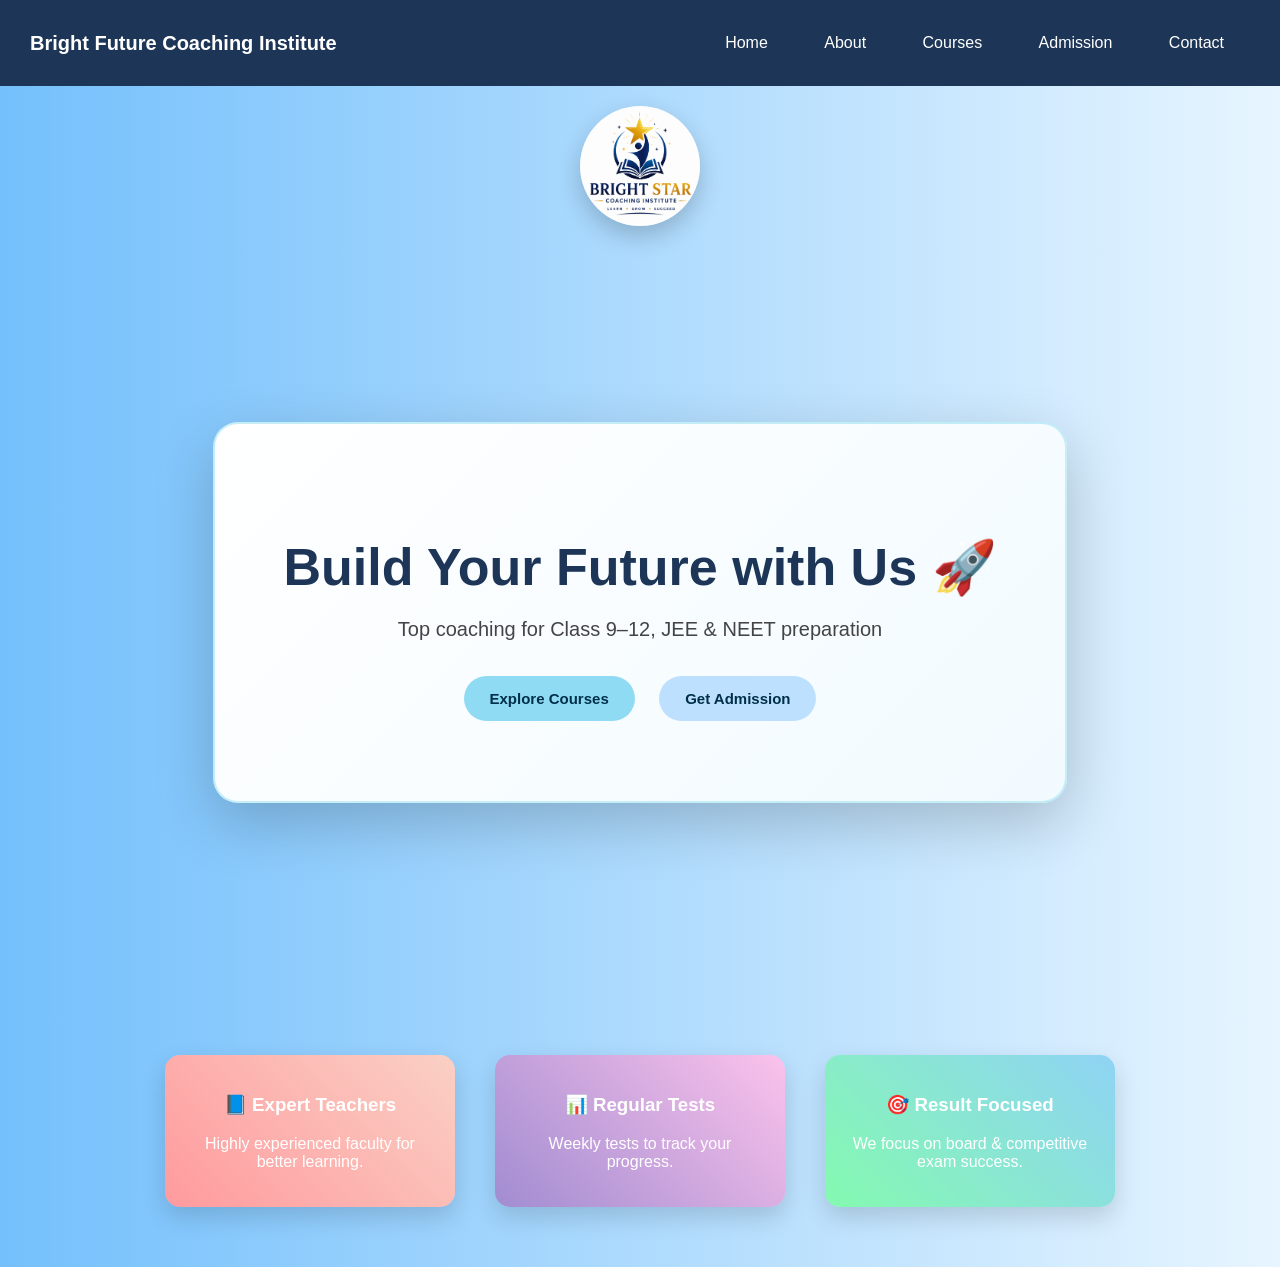
<file: index.html>
<!DOCTYPE html>
<html>
<head>
    <title>Bright Future Coaching Institute</title>
    <link rel="stylesheet" href="css/index.css">
</head>

<body>

<nav class="navbar">
    <h2 class="logo">Bright Future Coaching Institute</h2>

    <div class="nav-links">
        <a href="index.html">Home</a>
        <a href="about.html">About</a>
        <a href="courses.html">Courses</a>
        <a href="admission.html">Admission</a>
        <a href="contact.html">Contact</a>
    </div>
</nav>

<!-- ✅ ADDED LOGO HERE -->
<div class="center-logo">
    <img src="logo.png" alt="Bright Future Logo">
</div>

<section class="hero">

    <div class="hero-box">
        <h1>Build Your Future with Us 🚀</h1>
        <p>Top coaching for Class 9–12, JEE & NEET preparation</p>

        <div class="buttons">
            <a href="courses.html"><button>Explore Courses</button></a>
            <a href="admission.html"><button class="secondary">Get Admission</button></a>
        </div>
    </div>

</section>

<section class="features">

    <div class="card">
        <h3>📘 Expert Teachers</h3>
        <p>Highly experienced faculty for better learning.</p>
    </div>

    <div class="card">
        <h3>📊 Regular Tests</h3>
        <p>Weekly tests to track your progress.</p>
    </div>

    <div class="card">
        <h3>🎯 Result Focused</h3>
        <p>We focus on board & competitive exam success.</p>
    </div>

</section>

</body>
</html>
</file>
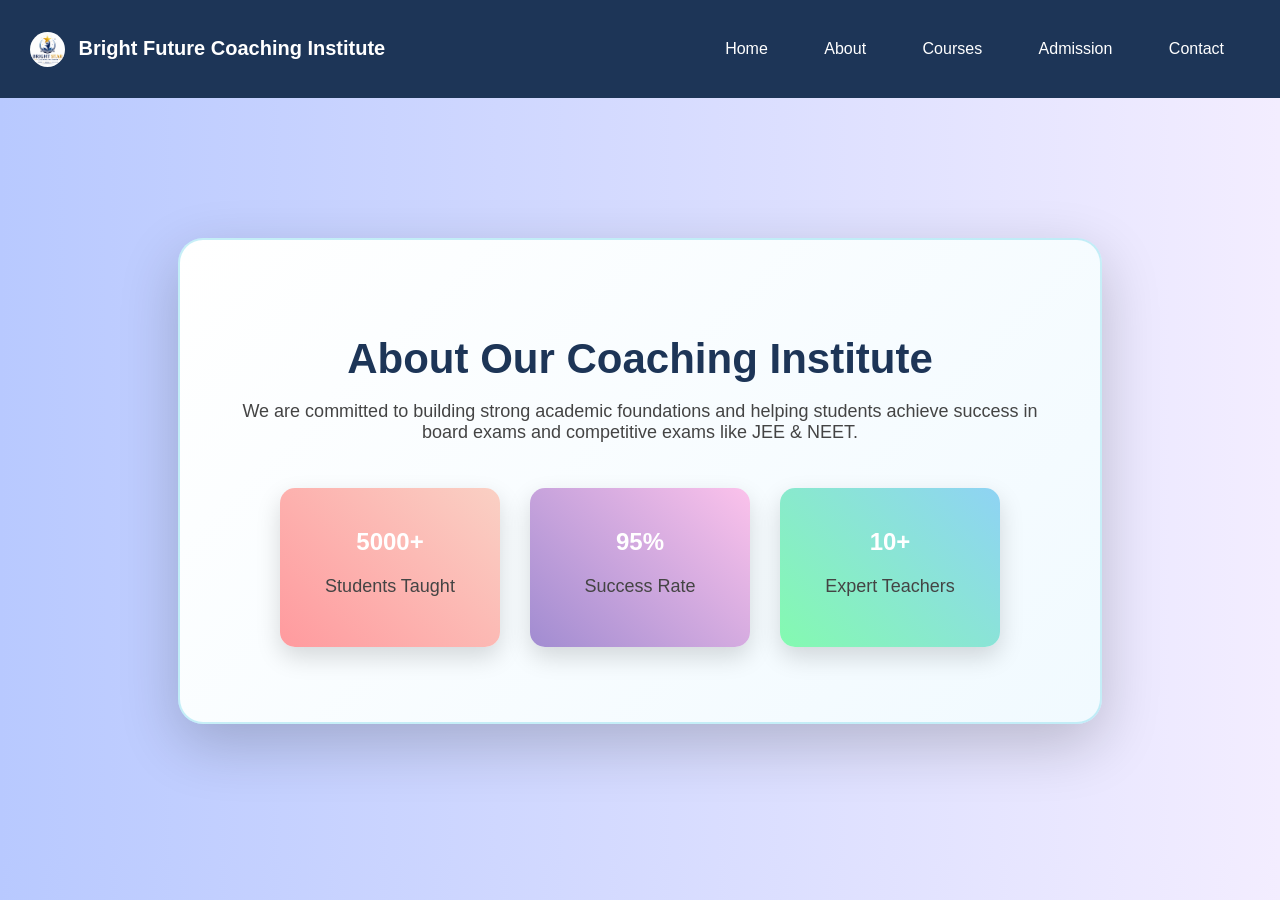
<file: about.html>
<!DOCTYPE html>
<html>
<head>
    <title>About - Bright Future Coaching Institute</title>
    <link rel="stylesheet" href="css/about.css">
</head>

<body>

<!-- NAVBAR -->
<nav class="navbar">
    <h2 class="logo">
    <img src="logo.png" alt="Logo" class="nav-logo">
    Bright Future Coaching Institute
</h2>

    <div class="nav-links">
        <a href="index.html">Home</a>
        <a href="about.html">About</a>
        <a href="courses.html">Courses</a>
        <a href="admission.html">Admission</a>
        <a href="contact.html">Contact</a>
    </div>
</nav>


<section class="about-hero">

    <div class="about-box">
        <h1>About Our Coaching Institute</h1>
        <p>We are committed to building strong academic foundations and helping students achieve success in board exams and competitive exams like JEE & NEET.</p>

        <div class="stats">
            <div class="stat-card">
                <h2>5000+</h2>
                <p>Students Taught</p>
            </div>

            <div class="stat-card">
                <h2>95%</h2>
                <p>Success Rate</p>
            </div>

            <div class="stat-card">
                <h2>10+</h2>
                <p>Expert Teachers</p>
            </div>
        </div>
    </div>

</section>

</body>
</html>
</file>
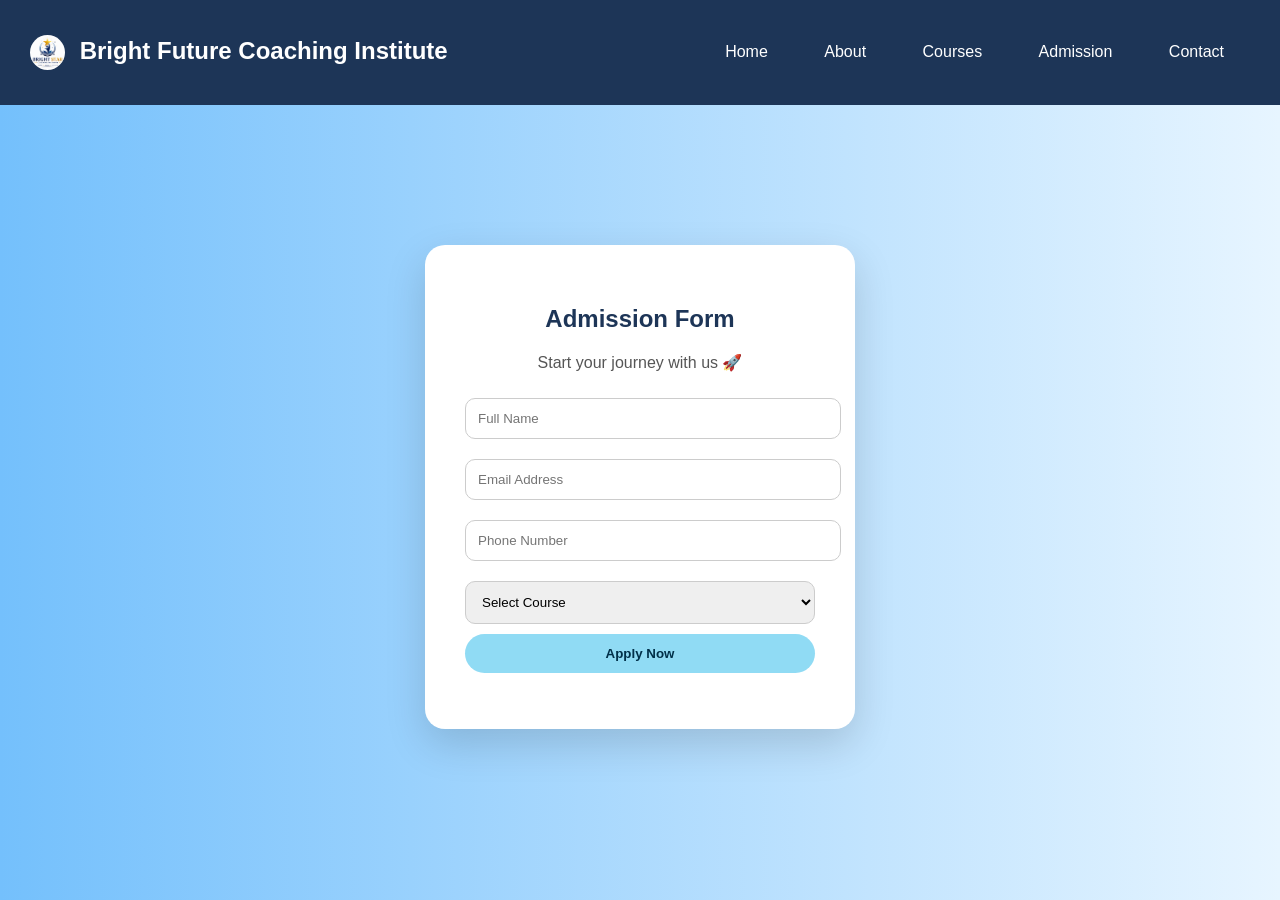
<file: admission.html>
<!DOCTYPE html>
<html>
<head>
    <title>Admission - Coaching Institute</title>
    <link rel="stylesheet" href="css/admission.css">
</head>

<body>

<nav class="navbar">
    <h2 class="logo">
    <img src="logo.png" alt="Logo" class="nav-logo">
    Bright Future Coaching Institute
</h2>

    <div class="nav-links">
        <a href="index.html">Home</a>
        <a href="about.html">About</a>
        <a href="courses.html">Courses</a>
        <a href="admission.html">Admission</a>
        <a href="contact.html">Contact</a>
    </div>
</nav>


<section class="admission-container">

    <div class="form-box">
        <h1>Admission Form</h1>
        <p>Start your journey with us 🚀</p>

        <form id="admissionForm" action="https://formspree.io/f/xnjkvzkr" method="POST">

            <input type="text" name="name" placeholder="Full Name" required>
            <input type="email" name="email" placeholder="Email Address" required>
            <input type="tel" name="phone" placeholder="Phone Number" required>

            <select name="course" required>
                <option value="">Select Course</option>
                <option>Class 9 & 10</option>
                <option>Class 11 & 12</option>
                <option>JEE Preparation</option>
                <option>NEET Preparation</option>
            </select>

            <button type="submit">Apply Now</button>

        </form>

        <p id="confirm"></p>
    </div>

</section>

<script src="js/script.js"></script>

</body>
</html>
</file>
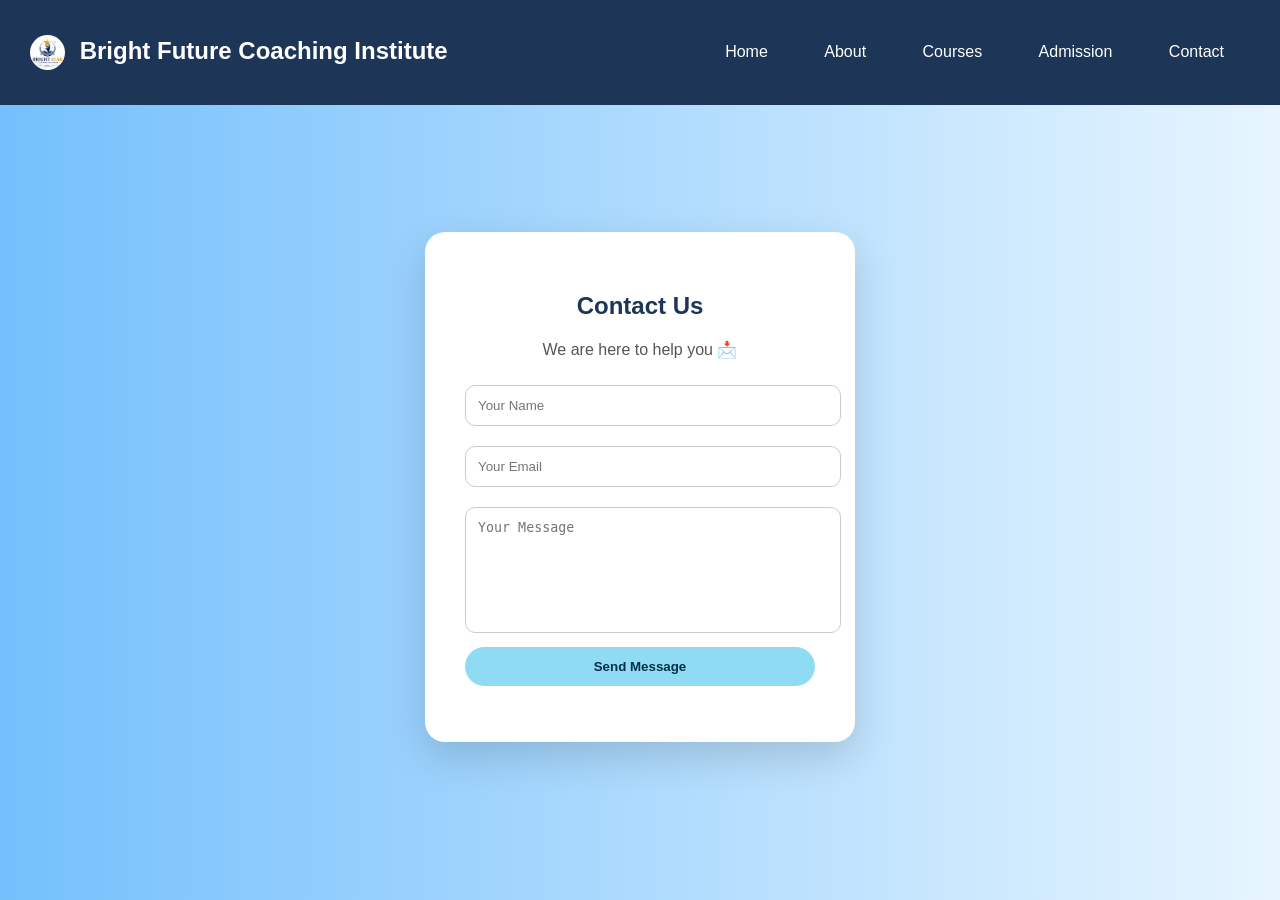
<file: contact.html>
<!DOCTYPE html>
<html>
<head>
    <title>Contact - Coaching Institute</title>
    <link rel="stylesheet" href="css/contact.css">
</head>

<body>

<nav class="navbar">
    <h2 class="logo">
    <img src="logo.png" alt="Logo" class="nav-logo">
    Bright Future Coaching Institute
</h2>

    <div class="nav-links">
        <a href="index.html">Home</a>
        <a href="about.html">About</a>
        <a href="courses.html">Courses</a>
        <a href="admission.html">Admission</a>
        <a href="contact.html">Contact</a>
    </div>
</nav>

<section class="contact-container">

    <div class="form-box">
        <h1>Contact Us</h1>
        <p>We are here to help you 📩</p>

        <form id="contactForm" action="https://formspree.io/f/xnjkvzkr" method="POST">

            <input type="text" name="name" placeholder="Your Name" required>
            <input type="email" name="email" placeholder="Your Email" required>
            <textarea name="message" placeholder="Your Message" required></textarea>

            <button type="submit">Send Message</button>

        </form>

        <p id="confirm"></p>
    </div>

</section>

<script src="js/script.js"></script>

</body>
</html>
</file>
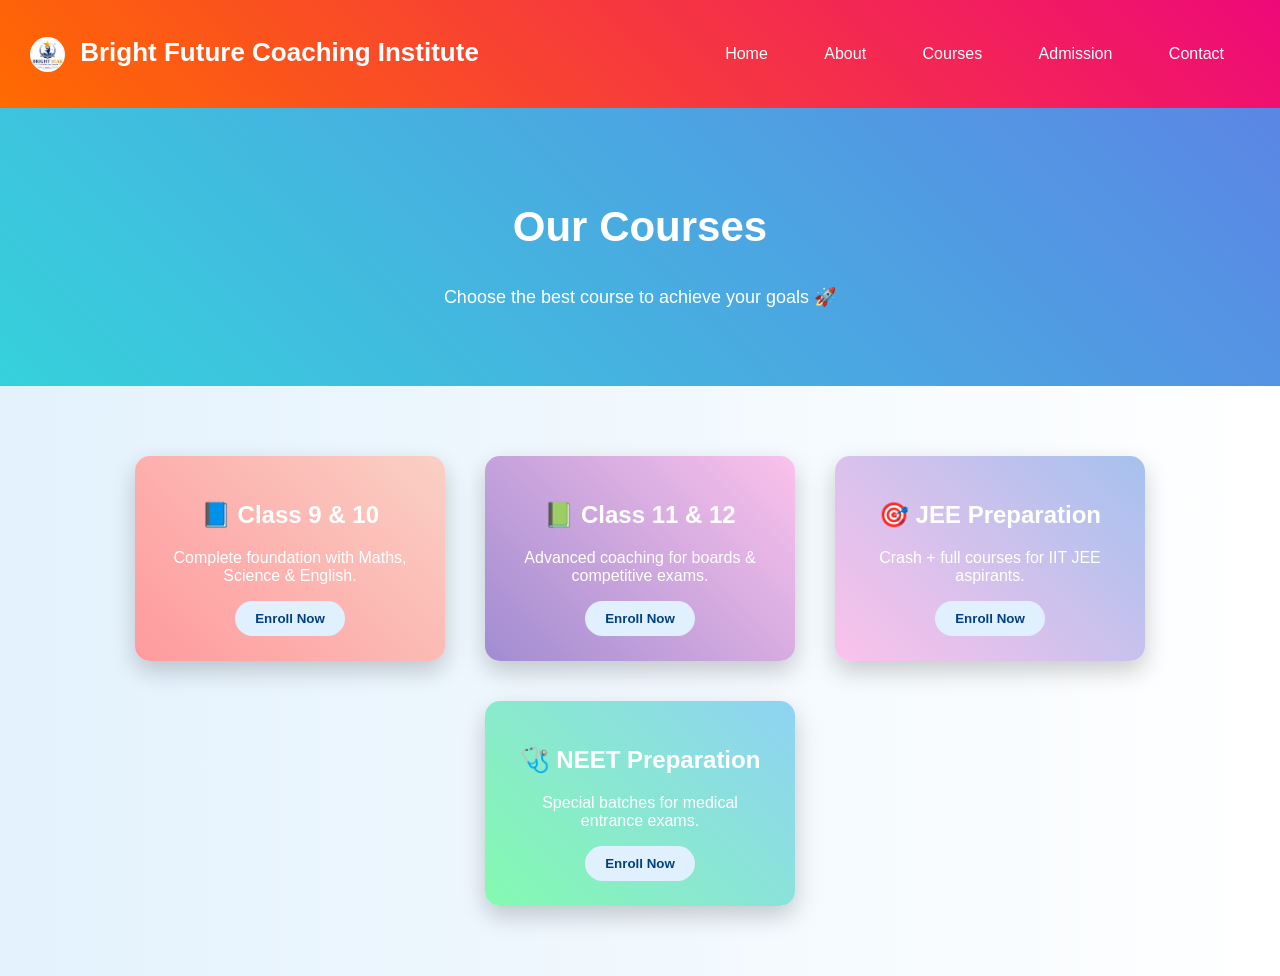
<file: courses.html>
<!DOCTYPE html>
<html>
<head>
    <title>Courses - Coaching Institute</title>
    <link rel="stylesheet" href="css/courses.css">
</head>

<body>

<nav class="navbar">
    <h2 class="logo">
    <img src="logo.png" alt="Logo" class="nav-logo">
    Bright Future Coaching Institute
</h2>

    <div class="nav-links">
        <a href="index.html">Home</a>
        <a href="about.html">About</a>
        <a href="courses.html">Courses</a>
        <a href="admission.html">Admission</a>
        <a href="contact.html">Contact</a>
    </div>
</nav>


<section class="header">
    <h1>Our Courses</h1>
    <p>Choose the best course to achieve your goals 🚀</p>
</section>


<section class="courses">

    <div class="course-card">
        <h2>📘 Class 9 & 10</h2>
        <p>Complete foundation with Maths, Science & English.</p>
        <a href="admission.html?course=Class 9 & 10">
            <button>Enroll Now</button>
        </a>
    </div>

    <div class="course-card">
        <h2>📗 Class 11 & 12</h2>
        <p>Advanced coaching for boards & competitive exams.</p>
        <a href="admission.html?course=Class 11 & 12">
            <button>Enroll Now</button>
        </a>
    </div>

    <div class="course-card">
        <h2>🎯 JEE Preparation</h2>
        <p>Crash + full courses for IIT JEE aspirants.</p>
        <a href="admission.html?course=JEE">
            <button>Enroll Now</button>
        </a>
    </div>

    <div class="course-card">
        <h2>🩺 NEET Preparation</h2>
        <p>Special batches for medical entrance exams.</p>
        <a href="admission.html?course=NEET">
            <button>Enroll Now</button>
        </a>
    </div>

</section>

<script src="js/script.js"></script>

</body>
</html>
</file>
<file: css/index.css>
body {
    margin: 0;
    font-family: Arial;

    background: linear-gradient(to right, #74c0fc, #e7f5ff);
}

.navbar {
    display: flex;
    justify-content: space-between;
    align-items: center;
    padding: 15px 30px;
    background: #1d3557;
}

.logo {
    color: white;
    font-size: 20px;
    font-weight: bold;
}

.nav-links a {
    color: white;
    margin: 0 12px;
    text-decoration: none;
    padding: 8px 14px;
    border-radius: 20px;
    transition: 0.3s;
}

.nav-links a:hover {
    background: white;
    color: #1d3557;
}


.hero {
    display: flex;
    justify-content: center;
    align-items: center;
    height: 85vh;
}


.hero-box {
    background: linear-gradient(135deg, #ffffff, #f1faff);
    padding: 70px 50px;
    border-radius: 25px;
    text-align: center;
    width: 80%;
    max-width: 750px;

    box-shadow: 0px 20px 60px rgba(0,0,0,0.2);
    border: 2px solid rgba(144, 224, 239, 0.5);
}

.hero-box h1 {
    font-size: 52px;
    color: #1d3557;
    margin-bottom: 15px;
    font-weight: 800;
}

.hero-box p {
    font-size: 20px;
    color: #444;
    margin-bottom: 25px;
}


button {
    padding: 14px 26px;
    margin: 10px;
    border: none;
    border-radius: 30px;
    cursor: pointer;
    font-weight: bold;
    font-size: 15px;

    background: #90dbf4;
    color: #003049;
    transition: 0.3s;
}

button:hover {
    background: #48cae4;
    transform: scale(1.08);
}

.secondary {
    background: #bde0fe;
}

.features {
    display: flex;
    justify-content: center;
    flex-wrap: wrap;
    padding: 40px;
}

.card {
    width: 250px;
    margin: 20px;
    padding: 20px;
    border-radius: 15px;
    text-align: center;
    color: white;
    box-shadow: 0px 10px 25px rgba(0,0,0,0.15);
    transition: 0.3s;
}

.card:nth-child(1) {
    background: linear-gradient(45deg, #ff9a9e, #fad0c4);
}

.card:nth-child(2) {
    background: linear-gradient(45deg, #a18cd1, #fbc2eb);
}

.card:nth-child(3) {
    background: linear-gradient(45deg, #84fab0, #8fd3f4);
}

.card:hover {
    transform: translateY(-10px) scale(1.05);
}
/* CENTER LOGO */
.center-logo {
    text-align: center;
    margin-top: 20px;
}

.center-logo img {
    width: 120px;
    height: auto;
    border-radius: 50%;
    box-shadow: 0px 10px 25px rgba(0,0,0,0.2);
    transition: 0.3s;
}

.center-logo img:hover {
    transform: scale(1.1);
}
</file>
<file: css/about.css>
body {
    margin: 0;
    font-family: Arial;

background: linear-gradient(to right, #b8c9ff, #f3edff);
}


.navbar {
    display: flex;
    justify-content: space-between;
    align-items: center;
    padding: 15px 30px;
    background: #1d3557;
}

.logo {
    color: white;
    font-size: 20px;
    font-weight: bold;
}

.nav-links a {
    color: white;
    margin: 0 12px;
    text-decoration: none;
    padding: 8px 14px;
    border-radius: 20px;
    transition: 0.3s;
}

.nav-links a:hover {
    background: white;
    color: #1d3557;
}


.about-hero {
    display: flex;
    justify-content: center;
    align-items: center;
    height: 85vh;
}


.about-box {
    background: linear-gradient(135deg, #ffffff, #f1faff);
    padding: 60px;
    border-radius: 25px;
    width: 80%;
    max-width: 800px;
    text-align: center;

    box-shadow: 0px 20px 60px rgba(0,0,0,0.2);
    border: 2px solid rgba(144, 224, 239, 0.5);
}

.about-box h1 {
    font-size: 42px;
    color: #1d3557;
    margin-bottom: 15px;
}

.about-box p {
    font-size: 18px;
    color: #444;
    margin-bottom: 30px;
}


.stats {
    display: flex;
    justify-content: center;
    flex-wrap: wrap;
}

.stat-card {
    width: 180px;
    margin: 15px;
    padding: 20px;
    border-radius: 15px;
    color: white;
    box-shadow: 0px 10px 25px rgba(0,0,0,0.15);
    transition: 0.3s;
}

.stat-card:nth-child(1) {
    background: linear-gradient(45deg, #ff9a9e, #fad0c4);
}

.stat-card:nth-child(2) {
    background: linear-gradient(45deg, #a18cd1, #fbc2eb);
}

.stat-card:nth-child(3) {
    background: linear-gradient(45deg, #84fab0, #8fd3f4);
}

.stat-card:hover {
    transform: translateY(-10px) scale(1.05);
}
/* NAVBAR LOGO IMAGE */
.nav-logo {
    width: 35px;
    height: 35px;
    vertical-align: middle;
    margin-right: 8px;
    border-radius: 50%;
}
</file>
<file: css/admission.css>
body {
    margin: 0;
    font-family: Arial;

    
    background: linear-gradient(to right, #74c0fc, #e7f5ff);
}


.navbar {
    display: flex;
    justify-content: space-between;
    align-items: center;
    padding: 15px 30px;
    background: #1d3557;
}

.logo {
    color: white;
    font-size: 24px;
}

.nav-links a {
    color: white;
    margin: 0 12px;
    text-decoration: none;
    padding: 8px 14px;
    border-radius: 20px;
    transition: 0.3s;
}

.nav-links a:hover {
    background: white;
    color: #1d3557;
}

/* ===== FORM AREA ===== */
.admission-container {
    display: flex;
    justify-content: center;
    align-items: center;
    height: 85vh;
}

.form-box {
    background: white;
    padding: 40px;
    border-radius: 20px;
    width: 350px;
    text-align: center;

    box-shadow: 0px 15px 40px rgba(0,0,0,0.15);
}


.form-box h1 {
    color: #1d3557;
}

.form-box p {
    color: #555;
}


input, select {
    width: 100%;
    padding: 12px;
    margin: 10px 0;

    border-radius: 10px;
    border: 1px solid #ccc;

    outline: none;
    transition: 0.3s;
}


input:focus, select:focus {
    border-color: #3a86ff;
    box-shadow: 0 0 6px rgba(58,134,255,0.5);
}


button {
    width: 100%;
    padding: 12px;
    border: none;
    border-radius: 25px;

    background: #90dbf4;
    color: #003049;

    font-weight: bold;
    cursor: pointer;
    transition: 0.3s;
}

button:hover {
    background: #48cae4;
    transform: scale(1.05);
}


#confirm {
    margin-top: 10px;
    color: #1d3557;
    font-weight: bold;
}
/* NAVBAR LOGO IMAGE */
.nav-logo {
    width: 35px;
    height: 35px;
    vertical-align: middle;
    margin-right: 8px;
    border-radius: 50%;
}
</file>
<file: css/contact.css>
body {
    margin: 0;
    font-family: Arial;

    
    background: linear-gradient(to right, #74c0fc, #e7f5ff);
}

.navbar {
    display: flex;
    justify-content: space-between;
    align-items: center;
    padding: 15px 30px;
    background: #1d3557;
}

.logo {
    color: white;
    font-size: 24px;
}

.nav-links a {
    color: white;
    margin: 0 12px;
    text-decoration: none;
    padding: 8px 14px;
    border-radius: 20px;
    transition: 0.3s;
}

.nav-links a:hover {
    background: white;
    color: #1d3557;
}


.contact-container {
    display: flex;
    justify-content: center;
    align-items: center;
    height: 85vh;
}
.form-box {
    background: white;
    padding: 40px;
    border-radius: 20px;
    width: 350px;
    text-align: center;

    box-shadow: 0px 15px 40px rgba(0,0,0,0.15);
}


.form-box h1 {
    color: #1d3557;
}

.form-box p {
    color: #555;
}


input, textarea {
    width: 100%;
    padding: 12px;
    margin: 10px 0;

    border-radius: 10px;
    border: 1px solid #ccc;

    outline: none;
    transition: 0.3s;
}

textarea {
    height: 100px;
    resize: none;
}


input:focus, textarea:focus {
    border-color: #3a86ff;
    box-shadow: 0 0 6px rgba(58,134,255,0.5);
}


button {
    width: 100%;
    padding: 12px;
    border: none;
    border-radius: 25px;

    background: #90dbf4;
    color: #003049;

    font-weight: bold;
    cursor: pointer;
    transition: 0.3s;
}

button:hover {
    background: #48cae4;
    transform: scale(1.05);
}


#confirm {
    margin-top: 10px;
    color: #1d3557;
    font-weight: bold;
}
/* NAVBAR LOGO IMAGE */
.nav-logo {
    width: 35px;
    height: 35px;
    vertical-align: middle;
    margin-right: 8px;
    border-radius: 50%;
}
</file>
<file: css/courses.css>
body {
    margin: 0;
    font-family: Arial;
    background: linear-gradient(to right, #e3f2fd, #ffffff);
}


.navbar {
    display: flex;
    justify-content: space-between;
    align-items: center;
    background: linear-gradient(45deg, #ff6a00, #ee0979);
    padding: 15px 30px;
}

.logo {
    color: white;
    font-size: 26px;
    font-weight: bold;
}

.nav-links a {
    color: white;
    margin: 0 12px;
    text-decoration: none;
    padding: 8px 14px;
    border-radius: 20px;
    transition: 0.3s;
}

.nav-links a:hover {
    background: white;
    color: #ee0979;
}


.header {
    text-align: center;
    padding: 60px 20px;
    background: linear-gradient(45deg, #36d1dc, #5b86e5);
    color: white;
}

.header h1 {
    font-size: 42px;
}

.header p {
    font-size: 18px;
}

.courses {
    display: flex;
    justify-content: center;
    flex-wrap: wrap;
    padding: 50px 20px;
}
.course-card {
    width: 260px;
    margin: 20px;
    padding: 25px;
    border-radius: 15px;
    color: white;
    text-align: center;
    transition: 0.4s;
    box-shadow: 0px 10px 25px rgba(0,0,0,0.2);
}


.course-card:nth-child(1) {
    background: linear-gradient(45deg, #ff9a9e, #fad0c4);
}

.course-card:nth-child(2) {
    background: linear-gradient(45deg, #a18cd1, #fbc2eb);
}

.course-card:nth-child(3) {
    background: linear-gradient(45deg, #fbc2eb, #a6c1ee);
}

.course-card:nth-child(4) {
    background: linear-gradient(45deg, #84fab0, #8fd3f4);
}


.course-card:hover {
    transform: translateY(-12px) scale(1.05);
}


button {
    padding: 10px 20px;
    border: none;
    border-radius: 20px;
    font-weight: 600;
    cursor: pointer;
    transition: 0.3s;

    background: #e0f0ff;   /* pastel blue */
    color: #004080;
}


button:hover {
    background: #cce6ff;
    transform: scale(1.05);
}
/* NAVBAR LOGO IMAGE */
.nav-logo {
    width: 35px;
    height: 35px;
    vertical-align: middle;
    margin-right: 8px;
    border-radius: 50%;
}
</file>
